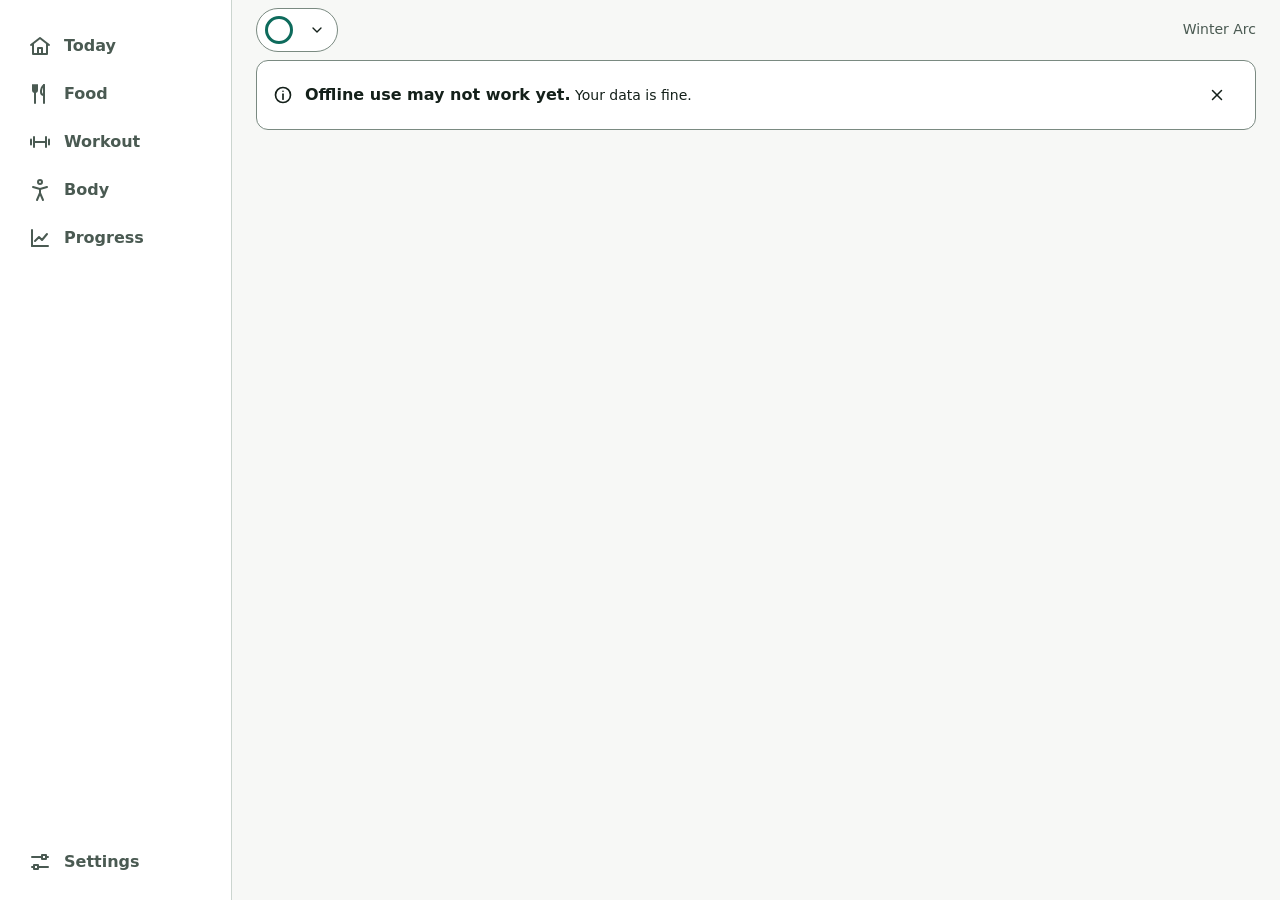
<file: index.html>
<!doctype html>
<html lang="en">
<head>
<meta charset="utf-8">
<meta http-equiv="Content-Security-Policy" content="default-src 'none'; script-src 'self'; style-src 'self'; img-src 'self' data: blob:; connect-src 'self'; manifest-src 'self'; worker-src 'self'; font-src 'self'; base-uri 'self'; form-action 'none'">
<meta name="viewport" content="width=device-width, initial-scale=1, viewport-fit=cover">
<title>Winter Arc</title>
<meta name="theme-color" content="#F7F8F6" media="(prefers-color-scheme: light)">
<meta name="theme-color" content="#0F1513" media="(prefers-color-scheme: dark)">
<link rel="manifest" href="manifest.webmanifest">
<link rel="icon" href="icons/icon.svg" type="image/svg+xml">
<link rel="apple-touch-icon" href="icons/apple-touch-icon.png">
<meta name="apple-mobile-web-app-capable" content="yes">
<meta name="mobile-web-app-capable" content="yes">
<meta name="apple-mobile-web-app-title" content="Winter Arc">
<meta name="apple-mobile-web-app-status-bar-style" content="default">
<script src="js/boot-theme.js"></script>
<link rel="stylesheet" href="css/tokens.css">
<link rel="stylesheet" href="css/base.css">
<link rel="stylesheet" href="css/components.css">
<link rel="stylesheet" href="css/screens.css">
<link rel="stylesheet" href="js/features/screens-w1.css">
<link rel="stylesheet" href="js/features/screens-w2.css">
<link rel="stylesheet" href="js/features/analytics/screens-w3.css">
<link rel="modulepreload" href="js/app.js">
<link rel="modulepreload" href="config.js">
<link rel="modulepreload" href="js/core/store.js">
<link rel="modulepreload" href="js/core/dom.js">
<link rel="modulepreload" href="js/core/db.js">
<link rel="modulepreload" href="js/core/dates.js">
<link rel="modulepreload" href="js/core/units.js">
<link rel="modulepreload" href="js/core/validate.js">
<link rel="modulepreload" href="js/core/calc.js">
<link rel="modulepreload" href="js/core/storage-health.js">
<link rel="modulepreload" href="js/core/migrate.js">
<link rel="modulepreload" href="js/core/repo.js">
<link rel="modulepreload" href="js/core/seed.js">
<link rel="modulepreload" href="js/core/router.js">
<link rel="modulepreload" href="js/ui/icons.js">
<link rel="modulepreload" href="js/ui/components.js">
<script src="version.js"></script>
</head>
<body>
<div id="app-root"><p class="boot-note">Loading Winter Arc...</p></div>
<noscript><p>Winter Arc needs JavaScript to run.</p></noscript>
<script type="module" src="js/app.js"></script>
</body>
</html>
</file>
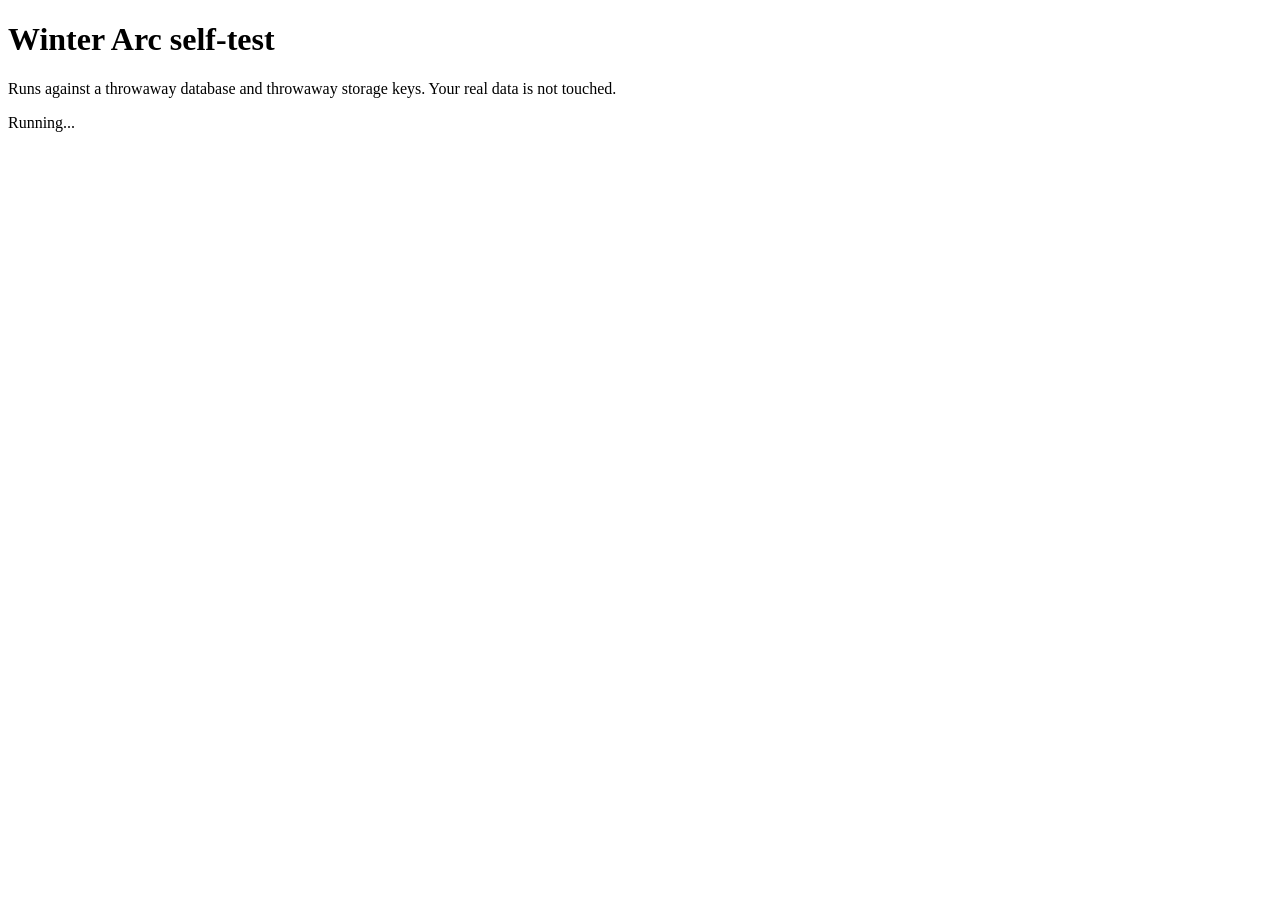
<file: tests/index.html>
<!doctype html>
<html lang="en">
<head>
<meta charset="utf-8">
<meta name="viewport" content="width=device-width,initial-scale=1">
<title>Winter Arc self-test</title>
</head>
<body>
<h1>Winter Arc self-test</h1>
<p>Runs against a throwaway database and throwaway storage keys. Your real data is not touched.</p>
<div id="out">Running...</div>
<script type="module" src="./harness.js"></script>
</body>
</html>
</file>
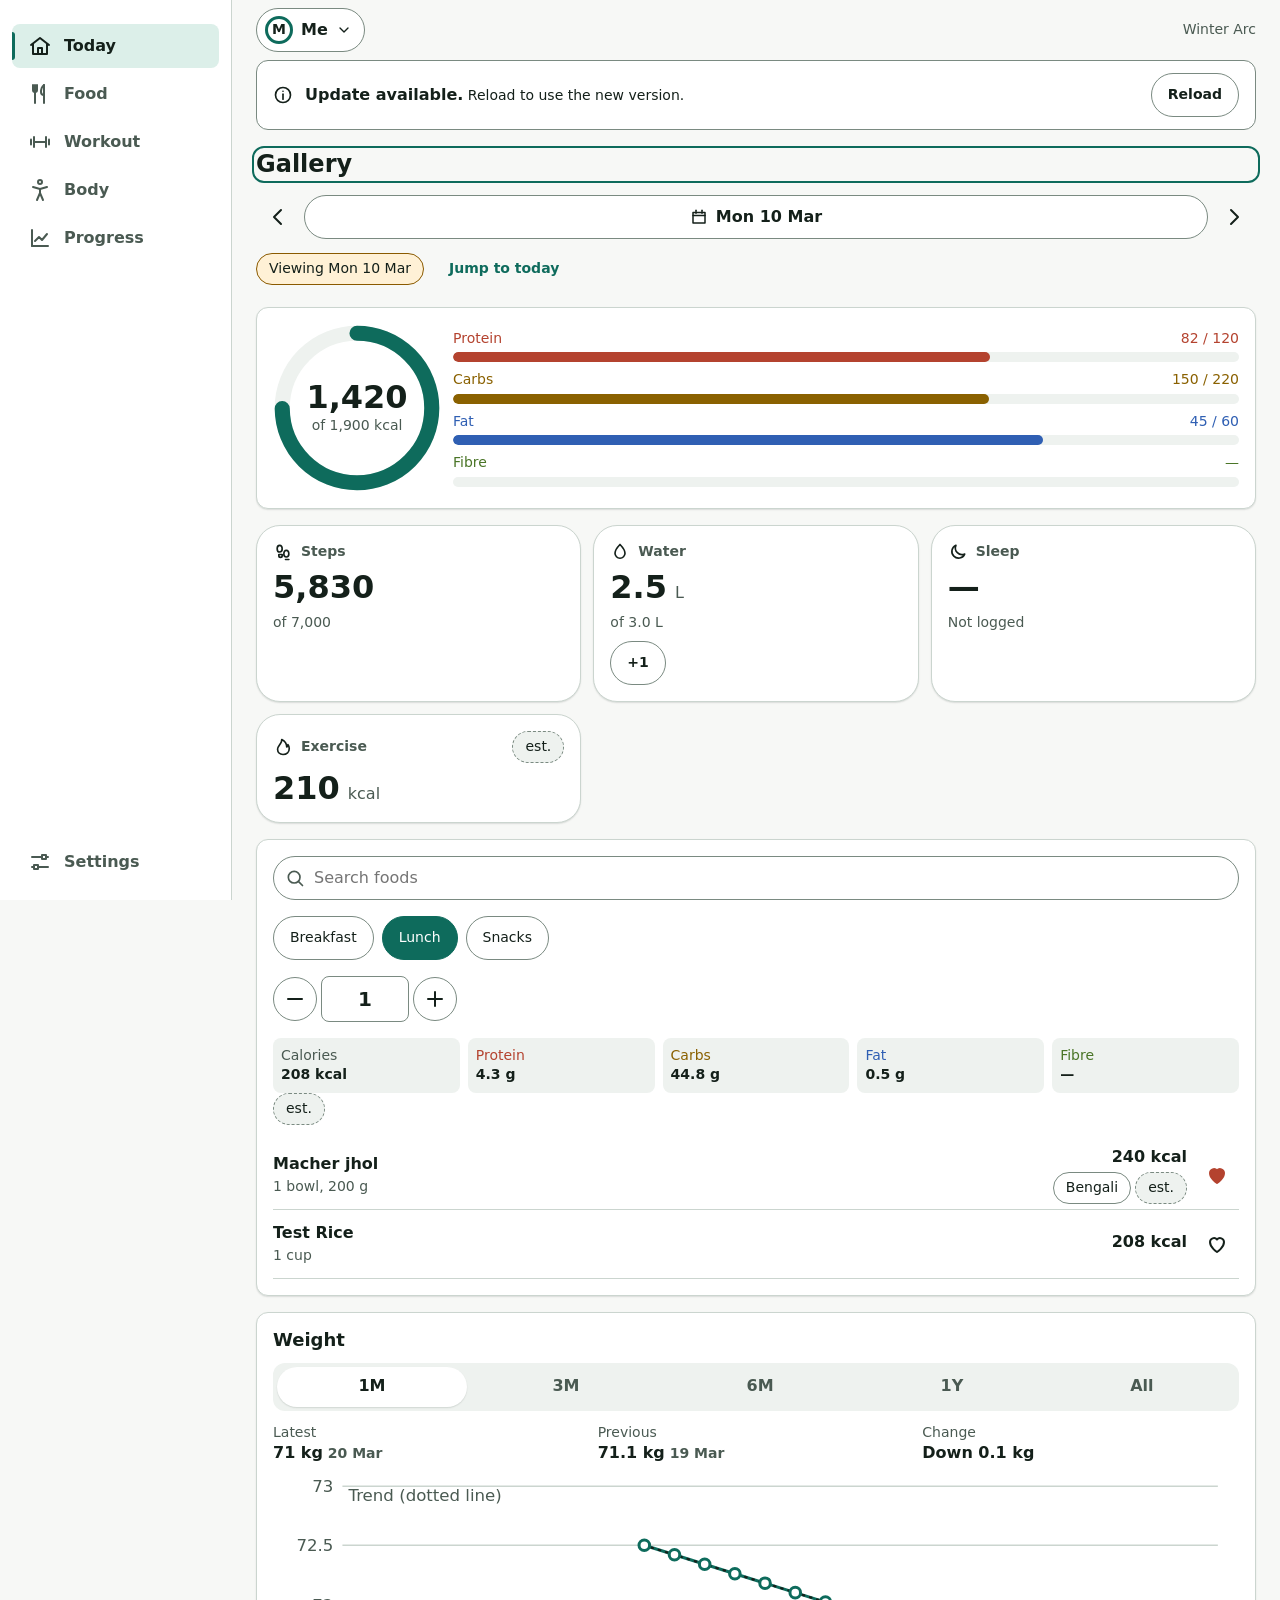
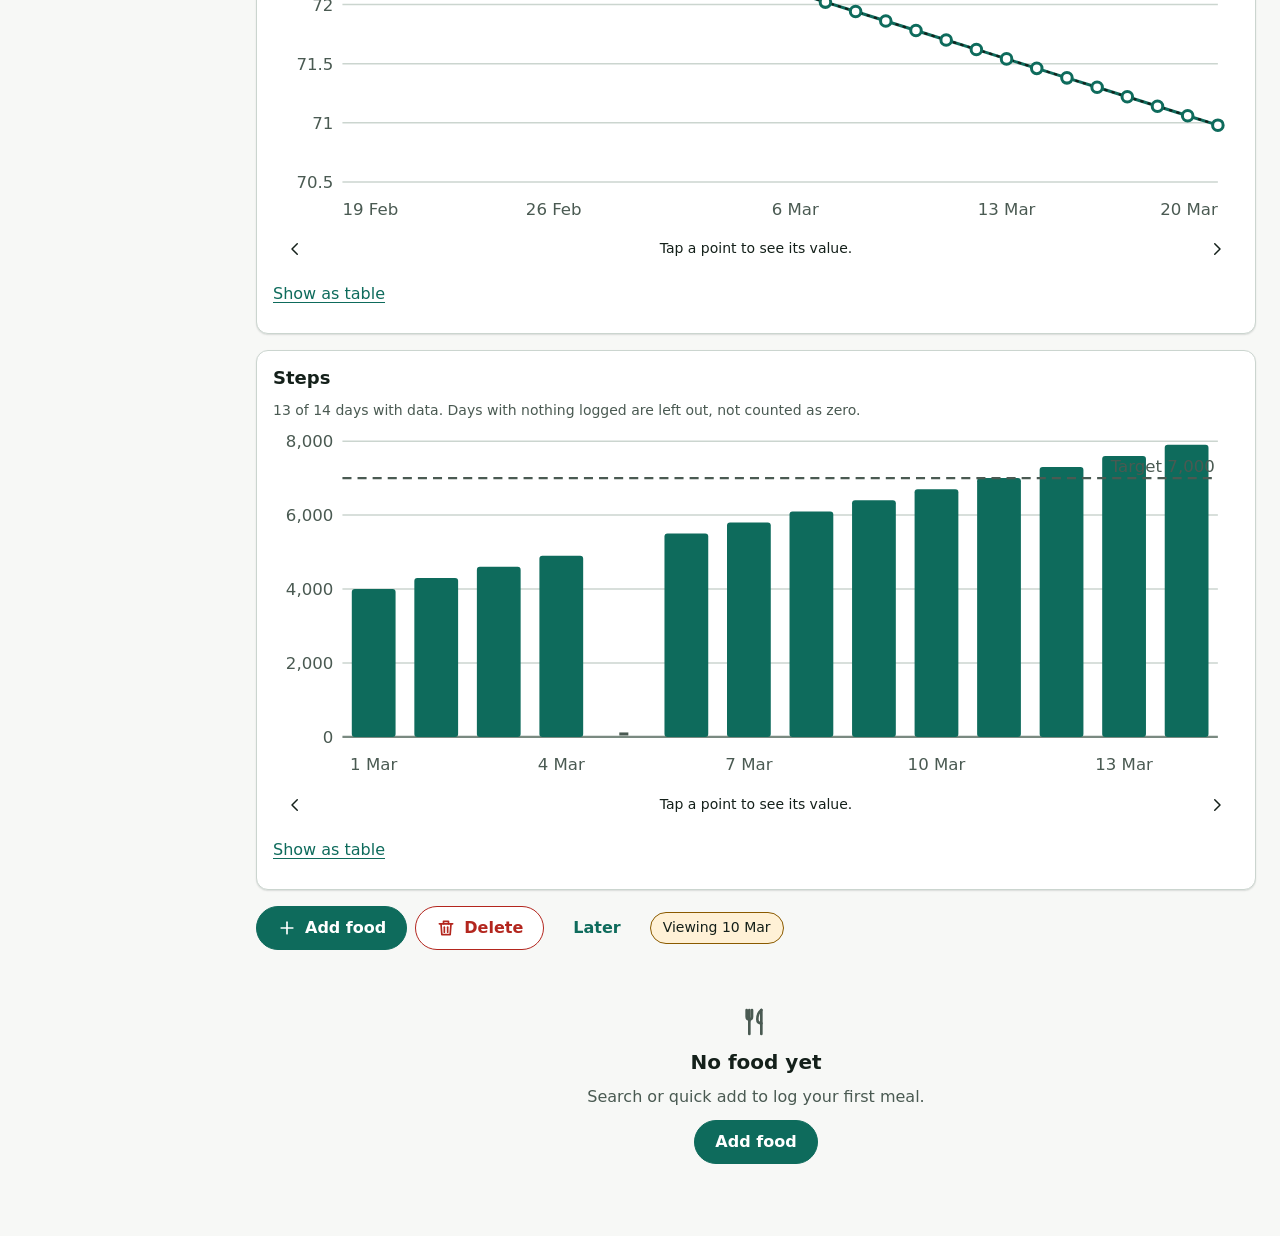
<file: tests/gallery.html>
<!doctype html>
<html lang="en">
<head>
<meta charset="utf-8">
<meta name="viewport" content="width=device-width, initial-scale=1, viewport-fit=cover">
<title>Winter Arc component gallery</title>
<script src="../js/boot-theme.js"></script>
<link rel="stylesheet" href="../css/tokens.css">
<link rel="stylesheet" href="../css/base.css">
<link rel="stylesheet" href="../css/components.css">
<link rel="stylesheet" href="../css/screens.css">
</head>
<body>
<div id="app-root"></div>
<script type="module" src="./gallery.js"></script>
</body>
</html>
</file>
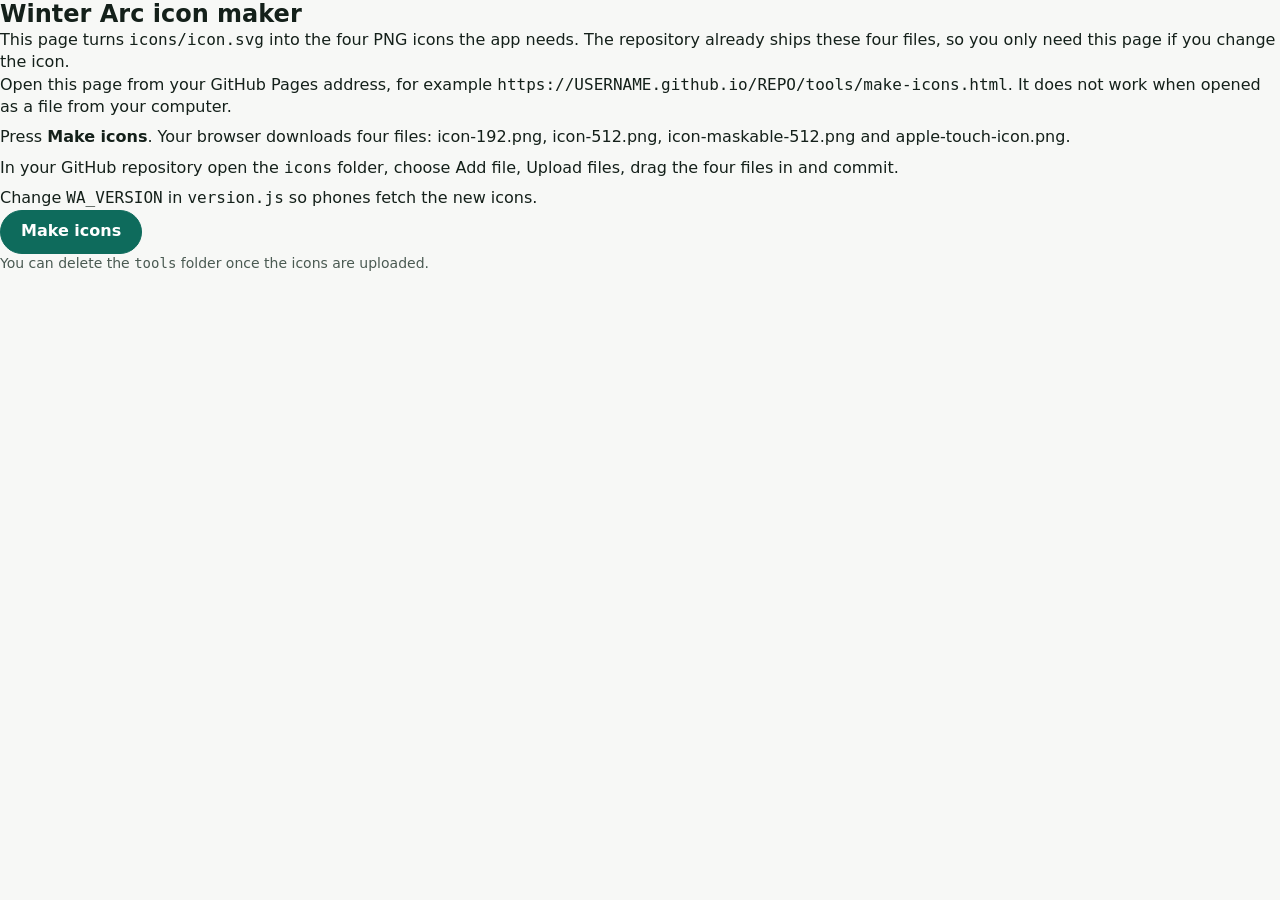
<file: tools/make-icons.html>
<!doctype html>
<html lang="en">
<head>
<meta charset="utf-8">
<meta http-equiv="Content-Security-Policy" content="default-src 'none'; script-src 'self'; style-src 'self'; img-src 'self' data: blob:; connect-src 'self'; base-uri 'self'; form-action 'none'">
<meta name="viewport" content="width=device-width, initial-scale=1">
<title>Winter Arc icon maker</title>
<link rel="stylesheet" href="../css/tokens.css">
<link rel="stylesheet" href="../css/base.css">
<link rel="stylesheet" href="../css/components.css">
</head>
<body>
<main class="screen screen-narrow">
  <h1>Winter Arc icon maker</h1>
  <p>This page turns <code>icons/icon.svg</code> into the four PNG icons the app needs. The repository already ships these four files, so you only need this page if you change the icon.</p>
  <ol class="stack-sm">
    <li>Open this page from your GitHub Pages address, for example <code>https://USERNAME.github.io/REPO/tools/make-icons.html</code>. It does not work when opened as a file from your computer.</li>
    <li>Press <strong>Make icons</strong>. Your browser downloads four files: icon-192.png, icon-512.png, icon-maskable-512.png and apple-touch-icon.png.</li>
    <li>In your GitHub repository open the <code>icons</code> folder, choose Add file, Upload files, drag the four files in and commit.</li>
    <li>Change <code>WA_VERSION</code> in <code>version.js</code> so phones fetch the new icons.</li>
  </ol>
  <p><button id="go" type="button" class="btn btn-primary">Make icons</button></p>
  <p id="status" role="status" class="muted"></p>
  <p class="small muted">You can delete the <code>tools</code> folder once the icons are uploaded.</p>
</main>
<script type="module" src="./make-icons.js"></script>
</body>
</html>
</file>
<file: css/tokens.css>
/* Winter Arc design tokens (D-049..D-051). A3.
   Three blocks: light (:root), dark via OS setting, dark via data-theme override.
   tests/tests-ui.js parses these blocks and checks every contrast pair. Keep the two dark blocks identical.
   Adjusted from D-049 (recorded, D-086): --c-fiber light #4A7527 (was #4E7A2A, 4.49:1 on surface-2).
   Added: --border-strong (inputs, 3:1), --primary-soft, --warning-soft. */
:root {
  --bg: #F7F8F6; --surface: #FFFFFF; --surface-2: #EEF2EF;
  --text: #14201A; --text-secondary: #4A5A52;
  --primary: #0E6B5C; --on-primary: #FFFFFF; --primary-soft: #DCEFE9;
  --border: #CBD5CF; --border-strong: #7A8A81;
  --c-protein: #B4432F; --c-carbs: #8A6100; --c-fat: #2F5FB3; --c-fiber: #4A7527;
  --c-steps: #0E6B5C; --c-water: #1A6FA8; --c-sleep: #5B4BB0;
  --warning: #8A5A00; --warning-soft: #FFF1D6; --danger: #B3261E; --success: #1B6E3A;
  --scrim: rgba(10, 20, 15, 0.5);
  color-scheme: light;
}
@media (prefers-color-scheme: dark) {
  :root:not([data-theme="light"]) {
    --bg: #0F1513; --surface: #18201C; --surface-2: #212B26;
    --text: #E8EFEA; --text-secondary: #A9B8B0;
    --primary: #5FD1B8; --on-primary: #06201A; --primary-soft: #17332D;
    --border: #2C3A33; --border-strong: #6B7F75;
    --c-protein: #FF9C88; --c-carbs: #F0C14B; --c-fat: #9DBDFF; --c-fiber: #A5D67A;
    --c-steps: #5FD1B8; --c-water: #7CC4F2; --c-sleep: #BDB2FF;
    --warning: #FFCB6B; --warning-soft: #3A2E10; --danger: #FFB4AB; --success: #8DDCA4;
    --scrim: rgba(0, 0, 0, 0.62);
    color-scheme: dark;
  }
}
:root[data-theme="dark"] {
  --bg: #0F1513; --surface: #18201C; --surface-2: #212B26;
  --text: #E8EFEA; --text-secondary: #A9B8B0;
  --primary: #5FD1B8; --on-primary: #06201A; --primary-soft: #17332D;
  --border: #2C3A33; --border-strong: #6B7F75;
  --c-protein: #FF9C88; --c-carbs: #F0C14B; --c-fat: #9DBDFF; --c-fiber: #A5D67A;
  --c-steps: #5FD1B8; --c-water: #7CC4F2; --c-sleep: #BDB2FF;
  --warning: #FFCB6B; --warning-soft: #3A2E10; --danger: #FFB4AB; --success: #8DDCA4;
  --scrim: rgba(0, 0, 0, 0.62);
  color-scheme: dark;
}
/* Mode-independent tokens */
:root {
  --font: system-ui, -apple-system, "Segoe UI", Roboto, "Helvetica Neue", Arial, "Noto Sans", sans-serif;
  --fs-12: 0.75rem; --fs-14: 0.875rem; --fs-16: 1rem; --fs-18: 1.125rem; --fs-20: 1.25rem; --fs-24: 1.5rem; --fs-32: 2rem; --fs-44: 2.75rem;
  --lh-body: 1.4; --lh-head: 1.2;
  --sp-1: 4px; --sp-2: 8px; --sp-3: 12px; --sp-4: 16px; --sp-5: 20px; --sp-6: 24px; --sp-8: 32px; --sp-10: 40px; --sp-12: 48px;
  --r-input: 8px; --r-card: 12px; --r-sheet: 16px; --r-tile: 24px; --r-pill: 999px;
  --tap: 44px; --nav-h: 56px; --side-w: 232px; --content-max: 960px;
  --e0: none;
  --e1: 0 1px 2px rgba(10, 30, 22, 0.08), 0 1px 1px rgba(10, 30, 22, 0.05);
  --e2: 0 4px 12px rgba(10, 30, 22, 0.10);
  --e3: 0 12px 32px rgba(10, 30, 22, 0.18);
  --dur-1: 120ms; --dur-2: 200ms; --dur-3: 300ms; --ease: cubic-bezier(0.2, 0.7, 0.2, 1);
  --z-content: 1; --z-nav: 20; --z-banner: 30; --z-sheet: 40; --z-toast: 50;
  --safe-t: env(safe-area-inset-top, 0px); --safe-b: env(safe-area-inset-bottom, 0px);
  --safe-l: env(safe-area-inset-left, 0px); --safe-r: env(safe-area-inset-right, 0px);
}
@media (prefers-color-scheme: dark) {
  :root:not([data-theme="light"]) { --e1: 0 0 0 1px var(--border); --e2: 0 0 0 1px var(--border); --e3: 0 0 0 1px var(--border-strong); }
}
:root[data-theme="dark"] { --e1: 0 0 0 1px var(--border); --e2: 0 0 0 1px var(--border); --e3: 0 0 0 1px var(--border-strong); }
@media (prefers-reduced-motion: reduce) {
  :root { --dur-1: 0ms; --dur-2: 0ms; --dur-3: 0ms; }
}
</file>
<file: css/base.css>
/* Base: reset, typography, focus, utilities. A3. */
*, *::before, *::after { box-sizing: border-box; }
html { -webkit-text-size-adjust: 100%; text-size-adjust: 100%; height: 100%; }
body { margin: 0; min-height: 100%; background: var(--bg); color: var(--text); font-family: var(--font); font-size: var(--fs-16); line-height: var(--lh-body); font-variant-numeric: tabular-nums; -webkit-tap-highlight-color: transparent; }
h1, h2, h3, h4 { line-height: var(--lh-head); margin: 0; font-weight: 700; }
h1 { font-size: var(--fs-24); } h2 { font-size: var(--fs-20); } h3 { font-size: var(--fs-18); font-weight: 600; } h4 { font-size: var(--fs-16); font-weight: 600; }
p { margin: 0; }
a { color: var(--primary); text-underline-offset: 2px; }
button, input, select, textarea { font: inherit; color: inherit; }
button { cursor: pointer; }
img, svg { max-width: 100%; }
ul, ol { margin: 0; padding: 0; list-style: none; }
:focus { outline: none; }
:focus-visible { outline: 2px solid var(--primary); outline-offset: 2px; border-radius: var(--r-input); }
[hidden] { display: none !important; }
.sr-only { position: absolute; width: 1px; height: 1px; margin: -1px; padding: 0; overflow: hidden; clip: rect(0 0 0 0); white-space: nowrap; border: 0; }
.muted { color: var(--text-secondary); }
.small { font-size: var(--fs-14); }
.tiny { font-size: var(--fs-12); }
.num { font-variant-numeric: tabular-nums; }
.stack { display: flex; flex-direction: column; gap: var(--sp-4); }
.stack-sm { display: flex; flex-direction: column; gap: var(--sp-2); }
.row { display: flex; align-items: center; gap: var(--sp-3); }
.row-wrap { display: flex; flex-wrap: wrap; align-items: center; gap: var(--sp-2); }
.spread { display: flex; align-items: center; justify-content: space-between; gap: var(--sp-3); }
.grow { flex: 1 1 auto; min-width: 0; }
.skip-link { position: absolute; left: var(--sp-2); top: -100px; z-index: 100; background: var(--primary); color: var(--on-primary); min-height: var(--tap); display: inline-flex; align-items: center; padding: 0 var(--sp-4); border-radius: var(--r-input); }
.skip-link:focus { top: calc(var(--safe-t) + var(--sp-2)); }
.icon { display: inline-block; vertical-align: middle; flex: none; }
</file>
<file: css/components.css>
/* Components. A3. Colours only from tokens. Dynamic values via custom properties set with setProperty (no style attributes). */
/* ---- buttons */
.btn { display: inline-flex; align-items: center; justify-content: center; gap: var(--sp-2); min-height: var(--tap); padding: 0 var(--sp-5); border-radius: var(--r-pill); border: 1px solid var(--border-strong); background: var(--surface); color: var(--text); font-weight: 600; text-decoration: none; transition: background var(--dur-1) var(--ease), border-color var(--dur-1) var(--ease); }
.btn:hover { background: var(--surface-2); }
.btn[disabled] { opacity: 0.5; cursor: not-allowed; }
.btn-primary { background: var(--primary); border-color: var(--primary); color: var(--on-primary); }
.btn-primary:hover { background: var(--primary); filter: brightness(1.08); }
.btn-danger { background: var(--surface); border-color: var(--danger); color: var(--danger); }
.btn-ghost { background: transparent; border-color: transparent; color: var(--primary); }
.btn-ghost:hover { background: var(--primary-soft); }
.btn-block { width: 100%; }
.btn-sm { min-height: var(--tap); padding: 0 var(--sp-4); font-size: var(--fs-14); }
.icon-btn { display: inline-flex; align-items: center; justify-content: center; width: var(--tap); height: var(--tap); border-radius: var(--r-pill); border: 0; background: transparent; color: var(--text); }
.icon-btn:hover { background: var(--surface-2); }
.icon-btn[disabled] { opacity: 0.4; cursor: not-allowed; }
.link-btn { background: none; border: 0; padding: var(--sp-3) 0; min-height: var(--tap); color: var(--primary); text-decoration: underline; text-underline-offset: 3px; text-align: left; }
/* ---- card, chips */
.card { background: var(--surface); border: 1px solid var(--border); border-radius: var(--r-card); padding: var(--sp-4); box-shadow: var(--e1); }
.card-title { font-size: var(--fs-18); margin-bottom: var(--sp-3); }
.chips { display: flex; flex-wrap: wrap; gap: var(--sp-2); }
.chips button.chip { min-width: var(--tap); justify-content: center; }
.disclaimer a, .small > a:only-child { display: inline-flex; align-items: center; min-height: var(--tap); }
.chip { display: inline-flex; align-items: center; gap: var(--sp-1); min-height: 32px; padding: 0 var(--sp-3); border-radius: var(--r-pill); border: 1px solid var(--border-strong); background: var(--surface); color: var(--text); font-size: var(--fs-14); font-weight: 500; }
button.chip { min-height: var(--tap); padding: 0 var(--sp-4); }
button.chip-est { min-height: 32px; padding: 0 var(--sp-3); }
.chip.is-selected { background: var(--primary); border-color: var(--primary); color: var(--on-primary); }
.chip-warn { background: var(--warning-soft); border-color: var(--warning); color: var(--text); }
.chip-est { border-style: dashed; background: var(--surface-2); }
.est-wrap { position: relative; display: inline-flex; }
.est-pop { position: absolute; left: 0; top: calc(100% + 4px); z-index: var(--z-banner); width: max-content; max-width: 240px; padding: var(--sp-3); background: var(--surface); border: 1px solid var(--border-strong); border-radius: var(--r-input); box-shadow: var(--e2); font-size: var(--fs-14); }
/* ---- tabs */
.tabs { display: flex; flex-wrap: wrap; gap: var(--sp-1); padding: var(--sp-1); background: var(--surface-2); border-radius: var(--r-card); }
.tab { flex: 1 1 auto; min-height: 40px; min-width: var(--tap); padding: 0 var(--sp-3); border: 0; border-radius: var(--r-pill); background: transparent; color: var(--text-secondary); font-weight: 600; }
.tab.is-selected { background: var(--surface); color: var(--text); box-shadow: var(--e1); }
/* ---- forms */
.field { display: flex; flex-direction: column; gap: var(--sp-1); }
.field-label { font-weight: 600; font-size: var(--fs-14); }
.field-row { display: flex; align-items: center; gap: var(--sp-2); }
.input, .select, .search-input, .stepper-input { width: 100%; min-height: var(--tap); padding: var(--sp-2) var(--sp-3); border: 1px solid var(--border-strong); border-radius: var(--r-input); background: var(--surface); color: var(--text); font-size: var(--fs-16); }
textarea.input { min-height: 96px; resize: vertical; }
.input[aria-invalid="true"] { border-color: var(--danger); border-width: 2px; }
.field-error { color: var(--danger); font-weight: 600; }
.field-error::before { content: "Error: "; }
.error-summary { border: 2px solid var(--danger); border-radius: var(--r-input); padding: var(--sp-3) var(--sp-4); background: var(--surface); }
.error-summary-title { font-weight: 700; color: var(--danger); }
.error-summary ul { padding-left: var(--sp-5); list-style: disc; }
.search { position: relative; display: flex; align-items: center; }
.search-icon { position: absolute; left: var(--sp-3); color: var(--text-secondary); pointer-events: none; display: flex; }
.search-input { padding-left: 40px; padding-right: var(--tap); border-radius: var(--r-pill); }
.search-clear { position: absolute; right: 0; }
.stepper { display: inline-flex; align-items: center; gap: var(--sp-1); }
.stepper-mid { display: flex; flex-direction: column; align-items: center; min-width: 72px; }
.stepper-input { text-align: center; font-size: var(--fs-20); font-weight: 600; width: 88px; }
.stepper-btn { border: 1px solid var(--border-strong); background: var(--surface); }
/* ---- rows */
.food-row, .exercise-row, .plan-item { display: flex; align-items: center; gap: var(--sp-2); border-bottom: 1px solid var(--border); padding: var(--sp-1) 0; }
.row-main { flex: 1 1 auto; min-width: 0; display: flex; flex-direction: column; align-items: flex-start; gap: 2px; text-align: left; background: none; border: 0; padding: var(--sp-2) 0; min-height: var(--tap); }
.row-title { font-weight: 600; overflow-wrap: anywhere; }
.row-side { display: flex; flex-direction: column; align-items: flex-end; gap: var(--sp-1); }
.row-kcal { font-weight: 600; white-space: nowrap; }
.row-badges, .row-actions { display: flex; flex-wrap: wrap; gap: var(--sp-1); justify-content: flex-end; }
.fav-btn.is-fav { color: var(--c-protein); }
.fav-btn.is-fav .icon { fill: currentColor; }
.sort-handle { display: inline-flex; align-items: center; justify-content: center; width: var(--tap); height: var(--tap); color: var(--text-secondary); cursor: grab; touch-action: none; }
.sortable-item { transform: translateY(var(--dy, 0px)); transition: transform var(--dur-2) var(--ease); background: var(--bg); position: relative; }
.sortable-item.is-dragging { transition: none; z-index: 2; background: var(--surface); box-shadow: var(--e2); }
.profile-card { display: flex; align-items: center; gap: var(--sp-4); width: 100%; min-height: 72px; padding: var(--sp-3) var(--sp-4); border: 1px solid var(--border-strong); border-radius: var(--r-card); background: var(--surface); text-align: left; }
.profile-card:hover { background: var(--surface-2); }
.profile-name { display: block; font-size: var(--fs-18); font-weight: 700; }
.profile-dot, .profile-chip-dot { display: inline-flex; align-items: center; justify-content: center; border-radius: 50%; border: 3px solid var(--primary); background: var(--surface); color: var(--text); font-weight: 700; flex: none; }
.profile-dot { width: 32px; height: 32px; } .profile-dot[data-size="48"] { width: 48px; height: 48px; font-size: var(--fs-20); }
.profile-chip-dot { width: 28px; height: 28px; font-size: var(--fs-14); }
.pc-0 { border-color: var(--primary); } .pc-1 { border-color: var(--c-sleep); } .pc-2 { border-color: var(--c-carbs); } .pc-3 { border-color: var(--c-fat); }
/* ---- metrics */
.ring { position: relative; display: inline-flex; align-items: center; justify-content: center; color: var(--primary); }
.ring-center { position: absolute; inset: 0; display: flex; flex-direction: column; align-items: center; justify-content: center; text-align: center; }
.ring-top { font-size: var(--fs-32); font-weight: 700; line-height: 1.1; color: var(--text); }
.ring-track { stroke: var(--surface-2); } .ring-track.ring-empty { stroke: var(--border-strong); stroke-dasharray: 2 5; stroke-linecap: round; }
.ring-arc { stroke: currentColor; transition: stroke-dasharray var(--dur-3) var(--ease); } .ring-lap2 { stroke: currentColor; stroke-dasharray: 3 4; opacity: 0.55; }
.tone-primary { color: var(--primary); } .tone-protein { color: var(--c-protein); } .tone-carbs { color: var(--c-carbs); } .tone-fat { color: var(--c-fat); } .tone-fiber { color: var(--c-fiber); }
.tone-steps { color: var(--c-steps); } .tone-water { color: var(--c-water); } .tone-sleep { color: var(--c-sleep); } .tone-kcal { color: var(--primary); }
.pbar { display: flex; flex-direction: column; gap: var(--sp-1); }
.pbar-head { display: flex; justify-content: space-between; gap: var(--sp-2); }
.pbar-track { height: 10px; border-radius: var(--r-pill); background: var(--surface-2); overflow: hidden; }
.pbar-fill { display: block; height: 100%; width: var(--pct, 0%); background: currentColor; border-radius: var(--r-pill); transition: width var(--dur-3) var(--ease); }
.tile { display: flex; flex-direction: column; gap: var(--sp-2); padding: var(--sp-4); background: var(--surface); border: 1px solid var(--border); border-radius: var(--r-tile); box-shadow: var(--e1); text-align: left; color: var(--text); text-decoration: none; min-width: 0; }
.tile-link:hover { background: var(--surface-2); }
.tile-head { display: flex; align-items: center; gap: var(--sp-2); }
.tile-icon { display: inline-flex; }
.tile-label { font-weight: 600; flex: 1; color: var(--text-secondary); }
.tile-body { display: flex; align-items: baseline; gap: var(--sp-2); flex-wrap: wrap; }
.tile-value { font-size: var(--fs-32); font-weight: 700; line-height: 1.1; color: var(--text); }
.tile-actions { display: flex; flex-wrap: wrap; gap: var(--sp-2); margin-top: auto; }
.macro-grid { display: grid; grid-template-columns: repeat(auto-fit, minmax(72px, 1fr)); gap: var(--sp-2); margin: 0; }
.macro { padding: var(--sp-2); background: var(--surface-2); border-radius: var(--r-input); }
.macro-name { margin: 0; color: var(--text-secondary); } .macro-val { margin: 0; font-weight: 700; font-size: var(--fs-14); }
.macro-protein .macro-name { color: var(--c-protein); } .macro-carbs .macro-name { color: var(--c-carbs); } .macro-fat .macro-name { color: var(--c-fat); } .macro-fiber .macro-name { color: var(--c-fiber); }
.datenav-row { display: flex; align-items: center; gap: var(--sp-1); }
.date-btn { flex: 1; display: inline-flex; align-items: center; justify-content: center; gap: var(--sp-2); min-height: var(--tap); border: 1px solid var(--border-strong); border-radius: var(--r-pill); background: var(--surface); font-weight: 600; }
.date-native { position: absolute; width: 1px; height: 1px; opacity: 0; pointer-events: none; }
.date-other { margin-top: var(--sp-2); }
/* ---- sheet, dialogs */
html.has-sheet { overflow: hidden; }
dialog { color: var(--text); background: var(--surface); border: 0; padding: 0; }
dialog::backdrop { background: var(--scrim); }
.sheet { position: fixed; inset: auto 0 0 0; margin: 0; width: 100%; max-width: 100%; max-height: calc(100dvh - var(--safe-t) - 8px); border-radius: var(--r-sheet) var(--r-sheet) 0 0; box-shadow: var(--e3); z-index: var(--z-sheet); animation: sheet-up var(--dur-2) var(--ease); }
.sheet[open] { display: flex; flex-direction: column; max-height: min(92dvh, calc(100dvh - var(--safe-t) - 8px)); }
.sheet-full[open] { height: calc(100dvh - var(--safe-t) - 8px); max-height: none; }
.sheet-grab { width: 36px; height: 4px; border-radius: 2px; background: var(--border-strong); margin: var(--sp-2) auto 0; }
.sheet-head { display: flex; align-items: center; gap: var(--sp-2); padding: var(--sp-2) var(--sp-2) var(--sp-2) var(--sp-5); }
.sheet-title { flex: 1; font-size: var(--fs-20); }
.sheet-body { flex: 1 1 auto; overflow-y: auto; padding: var(--sp-2) var(--sp-5) var(--sp-5); overscroll-behavior: contain; }
.sheet-footer { padding: var(--sp-3) var(--sp-5) calc(var(--sp-3) + var(--safe-b)); border-top: 1px solid var(--border); display: flex; gap: var(--sp-3); }
.sheet-footer > .btn { flex: 1; }
@keyframes sheet-up { from { transform: translateY(24px); opacity: 0; } to { transform: none; opacity: 1; } }
@media (min-width: 600px) {
  .sheet { inset: 0; margin: auto; width: min(560px, calc(100vw - 32px)); border-radius: var(--r-sheet); animation-name: sheet-fade; }
  .sheet[open] { max-height: min(90dvh, 760px); } .sheet-full[open] { height: min(90dvh, 760px); }
  .sheet-grab { display: none; }
}
@keyframes sheet-fade { from { opacity: 0; } to { opacity: 1; } }
.confirm { margin: auto; width: min(420px, calc(100vw - 32px)); border-radius: var(--r-sheet); box-shadow: var(--e3); }
.confirm-body { padding: var(--sp-5); } .confirm-title { font-size: var(--fs-20); }
.confirm-actions { display: flex; justify-content: flex-end; gap: var(--sp-3); padding: 0 var(--sp-5) var(--sp-5); flex-wrap: wrap; }
/* ---- toast, banner */
.toast-region { position: fixed; left: 0; right: 0; bottom: calc(var(--nav-h) + var(--safe-b) + var(--sp-3)); display: flex; justify-content: center; pointer-events: none; z-index: var(--z-toast); padding: 0 var(--sp-4); }
.toast { pointer-events: auto; display: flex; align-items: center; gap: var(--sp-4); max-width: 480px; padding: var(--sp-3) var(--sp-4); border-radius: var(--r-card); background: var(--text); color: var(--bg); box-shadow: var(--e3); animation: sheet-fade var(--dur-2) var(--ease); }
.toast-undo { min-height: var(--tap); padding: 0 var(--sp-3); background: none; border: 0; color: inherit; font-weight: 700; text-decoration: underline; }
.banner { display: flex; align-items: center; gap: var(--sp-3); padding: var(--sp-3) var(--sp-4); margin-bottom: var(--sp-3); border: 1px solid var(--border-strong); border-radius: var(--r-card); background: var(--surface); }
.banner-warn { background: var(--warning-soft); border-color: var(--warning); }
.banner-danger { border-color: var(--danger); border-width: 2px; }
.banner-actions { display: flex; align-items: center; gap: var(--sp-2); flex-wrap: wrap; justify-content: flex-end; }
/* ---- empty, skeleton, progress list */
.empty-state { display: flex; flex-direction: column; align-items: center; text-align: center; gap: var(--sp-3); padding: var(--sp-10) var(--sp-4); }
.empty-icon { display: inline-flex; color: var(--text-secondary); }
.empty-title { font-size: var(--fs-20); } .empty-text { max-width: 36ch; }
.skeleton-line { display: block; height: 14px; margin: 10px 0; border-radius: 7px; background: var(--surface-2); }
.progress-list { display: flex; flex-direction: column; gap: var(--sp-2); }
.pl-item { display: flex; align-items: center; gap: var(--sp-3); min-height: var(--tap); }
.pl-done .pl-mark { color: var(--success); } .pl-error .pl-mark { color: var(--danger); } .pl-active { font-weight: 700; }
/* ---- charts */
.chart-card { display: flex; flex-direction: column; gap: var(--sp-3); }
.chart-title { font-size: var(--fs-18); }
.chart-stats { display: grid; grid-template-columns: repeat(3, minmax(0, 1fr)); gap: var(--sp-2); margin: 0; }
.chart-stat dd { margin: 0; font-weight: 700; }
.chart-svg { width: 100%; height: auto; display: block; }
.chart-svg .grid-line { stroke: var(--border); stroke-width: 1; } .chart-svg .base-line { stroke: var(--border-strong); stroke-width: 1.5; }
.chart-svg .axis-text { fill: var(--text-secondary); font-size: 11px; font-family: var(--font); }
.chart-svg .target-line { stroke: var(--text-secondary); stroke-width: 1.5; stroke-dasharray: 6 4; } .chart-svg .target-text { fill: var(--text-secondary); font-size: 11px; }
.chart-svg .seg { stroke: currentColor; stroke-width: 2; } .chart-svg .seg-dashed { stroke-dasharray: 4 4; opacity: 0.8; }
.chart-svg .trend-line { stroke: var(--text); stroke-width: 1.5; stroke-dasharray: 1 4; stroke-linecap: round; } .chart-svg .trend-text { fill: var(--text-secondary); font-size: 11px; }
.chart-svg .dot { fill: var(--surface); stroke: currentColor; stroke-width: 2; } .chart-svg .dot-sel { fill: none; stroke: var(--text); stroke-width: 2; }
.chart-svg .bar { fill: currentColor; } .chart-svg .bar-sel { fill: var(--text); opacity: 0.08; } .chart-svg .nodata-mark { stroke: var(--text-secondary); stroke-width: 2; }
.readout-bar { display: flex; align-items: center; gap: var(--sp-1); } .readout { flex: 1; text-align: center; min-height: 1.4em; }
.table-wrap { overflow-x: auto; border: 1px solid var(--border); border-radius: var(--r-input); max-height: 320px; overflow-y: auto; }
.table { width: 100%; border-collapse: collapse; font-size: var(--fs-14); } .table th, .table td { padding: var(--sp-2) var(--sp-3); text-align: left; border-bottom: 1px solid var(--border); } .table .num-col { text-align: right; }
.chart-empty { padding: var(--sp-6) 0; text-align: center; }
/* ---- photos, wizard */
.photo-slot { display: flex; flex-direction: column; gap: var(--sp-2); }
.photo-label { font-weight: 600; } .photo-img { width: 100%; aspect-ratio: 3 / 4; object-fit: cover; border-radius: var(--r-input); background: var(--surface-2); }
.photo-empty { display: flex; flex-direction: column; align-items: center; justify-content: center; gap: var(--sp-1); aspect-ratio: 3 / 4; border: 2px dashed var(--border-strong); border-radius: var(--r-input); color: var(--text-secondary); text-align: center; padding: var(--sp-2); }
.compare-grid { display: grid; grid-template-columns: 1fr 1fr; gap: var(--sp-3); } .compare-col { margin: 0; display: flex; flex-direction: column; gap: var(--sp-1); }
.wizard-nav { display: flex; justify-content: space-between; gap: var(--sp-3); } .wizard-title { font-size: var(--fs-20); margin-bottom: var(--sp-3); }
/* ---- menu */
.profile-menu { position: relative; }
.profile-chip { display: inline-flex; align-items: center; gap: var(--sp-2); min-height: var(--tap); padding: 0 var(--sp-3) 0 var(--sp-2); border: 1px solid var(--border-strong); border-radius: var(--r-pill); background: var(--surface); font-weight: 600; max-width: 60vw; }
.profile-chip-name { overflow: hidden; text-overflow: ellipsis; white-space: nowrap; }
.menu { position: absolute; left: 0; top: calc(100% + 4px); z-index: var(--z-banner); min-width: 220px; padding: var(--sp-1); background: var(--surface); border: 1px solid var(--border-strong); border-radius: var(--r-card); box-shadow: var(--e2); }
.menu-item { display: flex; align-items: center; gap: var(--sp-3); width: 100%; min-height: var(--tap); padding: 0 var(--sp-3); border: 0; background: none; border-radius: var(--r-input); text-align: left; }
.menu-item:hover { background: var(--surface-2); }
@media (prefers-reduced-motion: reduce) { .sheet, .toast { animation: none; } }
</file>
<file: css/screens.css>
/* Layout skeleton for D-065 breakpoints. A3. Screens add their own classes in css/screens.css sections below the marker. */
.shell { min-height: 100dvh; display: grid; grid-template-columns: minmax(0, 1fr); grid-template-rows: auto auto 1fr; grid-template-areas: "top" "banner" "main"; padding-left: var(--safe-l); padding-right: var(--safe-r); }
.topbar { grid-area: top; display: flex; align-items: center; justify-content: space-between; gap: var(--sp-3); padding: calc(var(--sp-2) + var(--safe-t)) var(--sp-4) var(--sp-2); position: sticky; top: 0; z-index: var(--z-nav); background: var(--bg); }
.banner-slot { grid-area: banner; padding: 0 var(--sp-4); } .banner-slot:empty { display: none; }
.main { grid-area: main; padding: var(--sp-2) var(--sp-4) calc(var(--nav-h) + var(--safe-b) + var(--sp-8)); min-width: 0; outline: none; }
.screen { width: 100%; max-width: var(--content-max); margin: 0 auto; display: flex; flex-direction: column; gap: var(--sp-4); }
.screen-narrow { max-width: 560px; }
.screen-head { display: flex; flex-wrap: wrap; align-items: center; justify-content: space-between; gap: var(--sp-3); }
.screen-head > * { min-width: 0; }
.screen-head h1 { overflow-wrap: anywhere; }
.field-label, .field-hint, dt, .tile-sub, .chip-est { overflow-wrap: anywhere; }
.chip-est { min-width: 0; height: auto; }
.tiles { display: grid; grid-template-columns: repeat(2, minmax(0, 1fr)); gap: var(--sp-3); }
.two-col { display: grid; grid-template-columns: minmax(0, 1fr); gap: var(--sp-4); }
.sticky-actions { position: sticky; bottom: calc(var(--nav-h) + var(--safe-b) + var(--sp-2)); z-index: var(--z-content); display: flex; gap: var(--sp-2); overflow-x: auto; padding: var(--sp-2) 0; }
.tile, .tile-label { min-width: 0; overflow-wrap: anywhere; }
/* Tiles use rem so they stack to one column when the text size doubles (F-A10-01). */
@media (max-width: 599px) { .tiles { grid-template-columns: repeat(auto-fit, minmax(min(100%, 9.5rem), 1fr)); } }
/* bottom bar (< 840) */
.nav { position: fixed; left: 0; right: 0; bottom: 0; z-index: var(--z-nav); display: flex; justify-content: space-around; height: calc(var(--nav-h) + var(--safe-b)); padding: 0 var(--safe-r) var(--safe-b) var(--safe-l); background: var(--surface); border-top: 1px solid var(--border); }
.nav-item { flex: 1; display: flex; flex-direction: column; align-items: center; justify-content: center; gap: 2px; min-width: var(--tap); color: var(--text-secondary); text-decoration: none; font-size: var(--fs-12); font-weight: 600; position: relative; }
.nav-item[aria-current="page"] { color: var(--primary); }
.nav-item[aria-current="page"]::before { content: ""; position: absolute; top: 0; left: 28%; right: 28%; height: 3px; border-radius: 0 0 3px 3px; background: var(--primary); }
.nav-settings { display: none; }
.shell--bare .nav, .shell--bare .topbar { display: none; }
.shell--bare .main { padding-bottom: var(--sp-8); }
.shell--bare .toast-region { bottom: var(--sp-6); }
@media (min-width: 600px) { .tiles { grid-template-columns: repeat(2, minmax(0, 1fr)); } .two-col { grid-template-columns: repeat(2, minmax(0, 1fr)); } .main { padding-left: var(--sp-6); padding-right: var(--sp-6); } .topbar { padding-left: var(--sp-6); padding-right: var(--sp-6); } .banner-slot { padding: 0 var(--sp-6); } }
@media (max-height: 700px) { .sticky-actions { position: static; } }
@media (max-height: 480px) and (orientation: landscape) { .nav-label { display: none; } :root { --nav-h: 48px; } }
/* side nav (>= 840) */
@media (min-width: 840px) {
  .shell { grid-template-columns: var(--side-w) minmax(0, 1fr); grid-template-areas: "nav top" "nav banner" "nav main"; }
  .nav { position: sticky; grid-area: nav; top: 0; height: 100dvh; flex-direction: column; justify-content: flex-start; gap: var(--sp-1); padding: calc(var(--sp-6) + var(--safe-t)) var(--sp-3) var(--sp-4); border-top: 0; border-right: 1px solid var(--border); }
  .nav-item { flex: 0 0 auto; flex-direction: row; justify-content: flex-start; gap: var(--sp-3); min-height: var(--tap); padding: 0 var(--sp-4); border-radius: var(--r-input); font-size: var(--fs-16); }
  .nav-item[aria-current="page"] { background: var(--primary-soft); color: var(--text); }
  .nav-item[aria-current="page"]::before { top: 8px; bottom: 8px; left: 0; right: auto; width: 3px; height: auto; border-radius: 0 3px 3px 0; }
  .nav-settings { display: flex; margin-top: auto; }
  .main { padding-bottom: var(--sp-8); } .toast-region { bottom: var(--sp-6); left: var(--side-w); }
  .sticky-actions { bottom: var(--sp-2); }
  .shell--bare { grid-template-columns: minmax(0, 1fr); grid-template-areas: "top" "banner" "main"; }
}
@media (min-width: 1200px) { :root { --content-max: 1120px; } .tiles { grid-template-columns: repeat(3, minmax(0, 1fr)); } }
/* ---- screen-agent additions go below this line (A4..A6) ---- */
</file>
<file: js/features/screens-w1.css>
/* W1 screen styles (A4). Tokens only (css/tokens.css). Loaded by js/features/styles.js because css/ is owned by A3. */

/* ---- profile picker and first run */
.picker-head { padding-top: var(--sp-6); }
.picker-head h1 { font-size: var(--fs-32); }
.profile-list { margin-top: var(--sp-2); }
.picker-note { padding: var(--sp-3) var(--sp-4); background: var(--surface-2); border-radius: var(--r-card); }
.first-run .wizard-nav, .wizard-nav { display: flex; gap: var(--sp-2); justify-content: flex-end; flex-wrap: wrap; }
.wizard-title { font-size: var(--fs-20); }
.target-grid { display: grid; grid-template-columns: repeat(2, minmax(0, 1fr)); gap: var(--sp-3); }
.check-row { align-items: center; min-height: var(--tap); gap: var(--sp-3); }
.check-row input[type="checkbox"] { width: 22px; height: 22px; accent-color: var(--primary); }
.steps-list { padding-left: var(--sp-5); list-style: decimal; }

/* ---- Today */
.today .hero { display: grid; grid-template-columns: auto minmax(0, 1fr); align-items: center; gap: var(--sp-5); padding: var(--sp-5); border-radius: var(--r-tile); }
.hero-title { font-size: var(--fs-18); color: var(--text-secondary); }
.hero-remaining { font-size: var(--fs-24); font-weight: 700; }
@media (max-width: 420px) { .today .hero { grid-template-columns: minmax(0, 1fr); justify-items: center; text-align: center; } .hero-text { align-items: center; } }
.macro-bars { margin-top: var(--sp-2); }
.note-row { gap: var(--sp-2); }
.meal-list { display: flex; flex-direction: column; }
.meal-row + .meal-row { border-top: 1px solid var(--border); }
.meal-link { display: flex; align-items: center; justify-content: space-between; gap: var(--sp-3); min-height: var(--tap); padding: var(--sp-2) 0; color: var(--text); text-decoration: none; }
.quick-actions { background: var(--bg); box-shadow: 0 var(--sp-2) 0 0 var(--bg); padding-bottom: var(--sp-2); display: grid; grid-template-columns: repeat(3, minmax(0, 1fr)); gap: var(--sp-2); overflow: visible; }
.quick-actions .btn { min-width: 0; justify-content: center; }
@media (min-width: 600px) { .quick-actions { grid-template-columns: repeat(6, minmax(0, 1fr)); } }

/* ---- sheets: shared bits */
.sheet-readout { color: var(--text-secondary); min-height: 1.4em; }
.sheet-errors:empty { display: none; }
.two-fields { display: grid; grid-template-columns: repeat(2, minmax(0, 1fr)); gap: var(--sp-3); }
.sheet-body form { padding-bottom: var(--sp-2); }

/* ---- Food */
.food-head { display: flex; align-items: center; justify-content: space-between; gap: var(--sp-3); flex-wrap: wrap; }
.meal-card .meal-head { display: flex; align-items: baseline; justify-content: space-between; gap: var(--sp-3); }
.entry-list { display: flex; flex-direction: column; }
.entry-row { display: flex; align-items: center; gap: var(--sp-2); border-top: 1px solid var(--border); }
.entry-row:first-child { border-top: 0; }
.entry-main { flex: 1 1 auto; min-width: 0; display: flex; flex-direction: column; gap: 2px; text-align: left; background: none; border: 0; padding: var(--sp-3) 0; min-height: var(--tap); color: var(--text); }
.entry-title { font-weight: 600; overflow-wrap: anywhere; }
.entry-kcal { font-weight: 600; white-space: nowrap; }
.food-search-sheet .sheet-body { display: flex; flex-direction: column; gap: var(--sp-3); }
.add-entries { display: flex; flex-wrap: wrap; gap: var(--sp-2); }
.result-list { display: flex; flex-direction: column; }
.food-serving-name { font-size: var(--fs-20); }
.estimate-line { display: flex; flex-wrap: wrap; gap: var(--sp-2); align-items: center; }
.warn-box { padding: var(--sp-3) var(--sp-4); background: var(--warning-soft); color: var(--text); border: 1px solid var(--warning); border-radius: var(--r-card); }
.disclaimer { margin-top: var(--sp-2); }

/* ---- Workout */
.session-head { display: flex; flex-direction: column; gap: var(--sp-2); }
.session-totals { display: flex; flex-wrap: wrap; gap: var(--sp-3); align-items: center; }
.big-pct { font-size: var(--fs-32); font-weight: 700; }
.ex-list { display: flex; flex-direction: column; gap: var(--sp-3); }
.ex-card { display: flex; flex-direction: column; gap: var(--sp-3); padding: var(--sp-4); background: var(--surface); border: 1px solid var(--border); border-radius: var(--r-card); }
.ex-top { display: flex; align-items: flex-start; justify-content: space-between; gap: var(--sp-3); }
.ex-name { font-size: var(--fs-18); font-weight: 600; }
.ex-target { color: var(--text-secondary); }
.ex-pct { font-size: var(--fs-20); font-weight: 700; white-space: nowrap; }
.ex-actions { display: flex; flex-wrap: wrap; gap: var(--sp-2); }
.ex-inline { display: flex; flex-wrap: wrap; gap: var(--sp-2); align-items: flex-end; padding: var(--sp-3); background: var(--surface-2); border-radius: var(--r-input); }
.plan-card { display: flex; flex-direction: column; gap: var(--sp-2); padding: var(--sp-4); background: var(--surface); border: 1px solid var(--border); border-radius: var(--r-card); text-align: left; color: var(--text); width: 100%; min-height: var(--tap); }
.plan-card:hover { background: var(--surface-2); }
.plan-card .plan-name { font-size: var(--fs-18); font-weight: 600; }
.plan-list { display: grid; grid-template-columns: minmax(0, 1fr); gap: var(--sp-3); }
@media (min-width: 600px) { .plan-list { grid-template-columns: repeat(2, minmax(0, 1fr)); } }
.session-card { display: flex; align-items: center; justify-content: space-between; gap: var(--sp-3); padding: var(--sp-4); background: var(--surface); border: 1px solid var(--border); border-radius: var(--r-card); color: var(--text); text-decoration: none; min-height: var(--tap); }
.session-card:hover { background: var(--surface-2); }

/* ---- Settings */
.settings-group { display: flex; flex-direction: column; }
.settings-link { display: flex; align-items: center; gap: var(--sp-3); min-height: var(--tap); padding: var(--sp-3) 0; color: var(--text); text-decoration: none; border-top: 1px solid var(--border); }
.settings-link:first-child { border-top: 0; }
.settings-link .grow { display: flex; flex-direction: column; }
.usage-bar { height: 12px; border-radius: var(--r-pill); background: var(--surface-2); overflow: hidden; }
.usage-fill { display: block; height: 100%; width: var(--pct, 0%); background: var(--primary); }
.usage-fill.is-amber { background: var(--warning); } .usage-fill.is-red { background: var(--danger); }
.kv { display: grid; grid-template-columns: minmax(0, 1fr) minmax(0, 1.4fr); gap: var(--sp-2) var(--sp-4); }
.kv dt { color: var(--text-secondary); } .kv dd { margin: 0; overflow-wrap: anywhere; }
.preview-table { width: 100%; }
.radio-row { display: flex; align-items: flex-start; gap: var(--sp-3); min-height: var(--tap); }
.radio-row input { width: 22px; height: 22px; margin-top: 2px; accent-color: var(--primary); }
</file>
<file: js/features/screens-w2.css>
/* W2 screen styles (A5): custom food, recipes, My foods, plans, exercises, Body, check-ins, photos. Tokens only (css/tokens.css). No hard-coded colours. */

/* ---- shared bits */
.textarea { min-height: 88px; resize: vertical; font: inherit; width: 100%; }
.notice-box { padding: var(--sp-3) var(--sp-4); background: var(--primary-soft); color: var(--text); border-radius: var(--r-card); border: 1px solid var(--border); }
.plain-list { display: flex; flex-direction: column; gap: var(--sp-1); padding-left: var(--sp-4); list-style: disc; }
.note-text { white-space: pre-wrap; overflow-wrap: anywhere; }
.big-num { font-size: var(--fs-32); font-weight: 700; line-height: var(--lh-head); }
.error-host:empty { display: none; }
.photo-grid { display: grid; grid-template-columns: repeat(2, minmax(0, 1fr)); gap: var(--sp-3); }
@media (min-width: 840px) { .photo-grid { grid-template-columns: repeat(4, minmax(0, 1fr)); } .wizard-screen .photo-grid { grid-template-columns: repeat(2, minmax(0, 1fr)); } }
.photo-compare .compare-grid { grid-template-columns: repeat(2, minmax(0, 1fr)); }
.photo-tile { display: flex; flex-direction: column; gap: var(--sp-1); align-items: stretch; text-align: center; background: none; border: 0; padding: 0; color: var(--text); min-height: var(--tap); }
.photo-tile .photo-img, .photo-slot .photo-img { width: 100%; aspect-ratio: 3 / 4; object-fit: cover; border-radius: var(--r-card); }
.photo-viewer { border: 1px solid var(--border); border-radius: var(--r-sheet); background: var(--surface); color: var(--text); padding: var(--sp-4); max-width: min(94vw, 720px); max-height: 94vh; overflow: auto; }
.photo-viewer::backdrop { background: var(--scrim); }
.photo-viewer-img .photo-img { width: 100%; height: auto; max-height: 76vh; object-fit: contain; border-radius: var(--r-card); }
.photo-viewer-actions { margin-top: var(--sp-3); display: flex; justify-content: flex-end; }

/* ---- My foods, recipes */
.manage-list, .ingredient-list, .plan-rows, .plan-items, .reading-list, .past-list, .checkin-list { display: flex; flex-direction: column; gap: var(--sp-2); }
.manage-row { display: flex; align-items: center; justify-content: space-between; gap: var(--sp-3); padding: var(--sp-2) 0; border-top: 1px solid var(--border); flex-wrap: wrap; }
.manage-row:first-child { border-top: 0; }
.manage-row .row-title { overflow-wrap: anywhere; }
.row-badges { display: inline-flex; gap: var(--sp-1); flex-wrap: wrap; margin-left: var(--sp-1); }
.ingredient-row { display: grid; grid-template-columns: minmax(0, 1fr) auto auto; align-items: center; gap: var(--sp-2); padding: var(--sp-2) 0; border-top: 1px solid var(--border); }
.ingredient-row:first-child { border-top: 0; }
@media (max-width: 480px) { .ingredient-row { grid-template-columns: minmax(0, 1fr) auto; } .ingredient-row .stepper { grid-column: 1 / -1; } }

/* ---- plans, exercises */
.plan-row { display: flex; align-items: center; justify-content: space-between; gap: var(--sp-3); flex-wrap: wrap; }
.plan-row-main { display: flex; flex-direction: column; gap: var(--sp-1); color: var(--text); text-decoration: none; flex: 1 1 220px; min-width: 0; }
.plan-item-edit { border: 1px solid var(--border-strong); }
.plan-items .plan-item { transform: translateY(var(--dy, 0px)); }
.plan-items .is-dragging { opacity: 0.9; box-shadow: var(--e2); z-index: 2; position: relative; }
.past-item { display: flex; align-items: center; justify-content: space-between; gap: var(--sp-3); flex-wrap: wrap; padding: var(--sp-2) 0; border-top: 1px solid var(--border); }
.past-item:first-child { border-top: 0; }

/* ---- Body */
.body-grid { display: grid; grid-template-columns: repeat(auto-fill, minmax(220px, 1fr)); gap: var(--sp-3); }
.body-card { display: flex; flex-direction: column; gap: var(--sp-1); color: var(--text); text-decoration: none; min-height: var(--tap); }
.body-card:focus-visible { outline: 2px solid var(--primary); outline-offset: 2px; }
.body-latest { display: flex; align-items: baseline; gap: var(--sp-2); flex-wrap: wrap; }
.body-spark { display: flex; align-items: center; gap: var(--sp-3); flex-wrap: wrap; }
.sparkline { max-width: 100%; }
.spark-line { stroke: var(--primary); stroke-width: 2; stroke-linejoin: round; stroke-linecap: round; }
.spark-dot { fill: var(--primary); }
.reading-row { display: flex; align-items: center; gap: var(--sp-2); padding: var(--sp-1) 0; border-top: 1px solid var(--border); }
.reading-row:first-child { border-top: 0; }

/* ---- check-ins */
.checkin-card { display: flex; flex-direction: column; gap: var(--sp-2); color: var(--text); text-decoration: none; }
.checkin-card:focus-visible { outline: 2px solid var(--primary); outline-offset: 2px; }
.ck-thumbs { display: flex; gap: var(--sp-2); flex-wrap: wrap; }
.ck-thumb { width: 56px; height: 72px; object-fit: cover; border-radius: var(--r-input); border: 1px solid var(--border); }
.avg-list { display: flex; flex-direction: column; }
.avg-row { display: flex; align-items: baseline; justify-content: space-between; gap: var(--sp-3); padding: var(--sp-2) 0; border-top: 1px solid var(--border); flex-wrap: wrap; }
.avg-row:first-child { border-top: 0; }
.avg-row dt { color: var(--text-secondary); }
.avg-row dd { text-align: right; margin: 0; }
.avg-value { font-weight: 600; }
.wizard-screen .photo-slot { min-width: 0; }

/* ---- compare: the two date pickers sit side by side on wide screens and stack on phones so the option text is never cut off */
.compare-fields { display: grid; grid-template-columns: minmax(0, 1fr); gap: var(--sp-3); }
@media (min-width: 600px) { .compare-fields { grid-template-columns: repeat(2, minmax(0, 1fr)); } }
</file>
